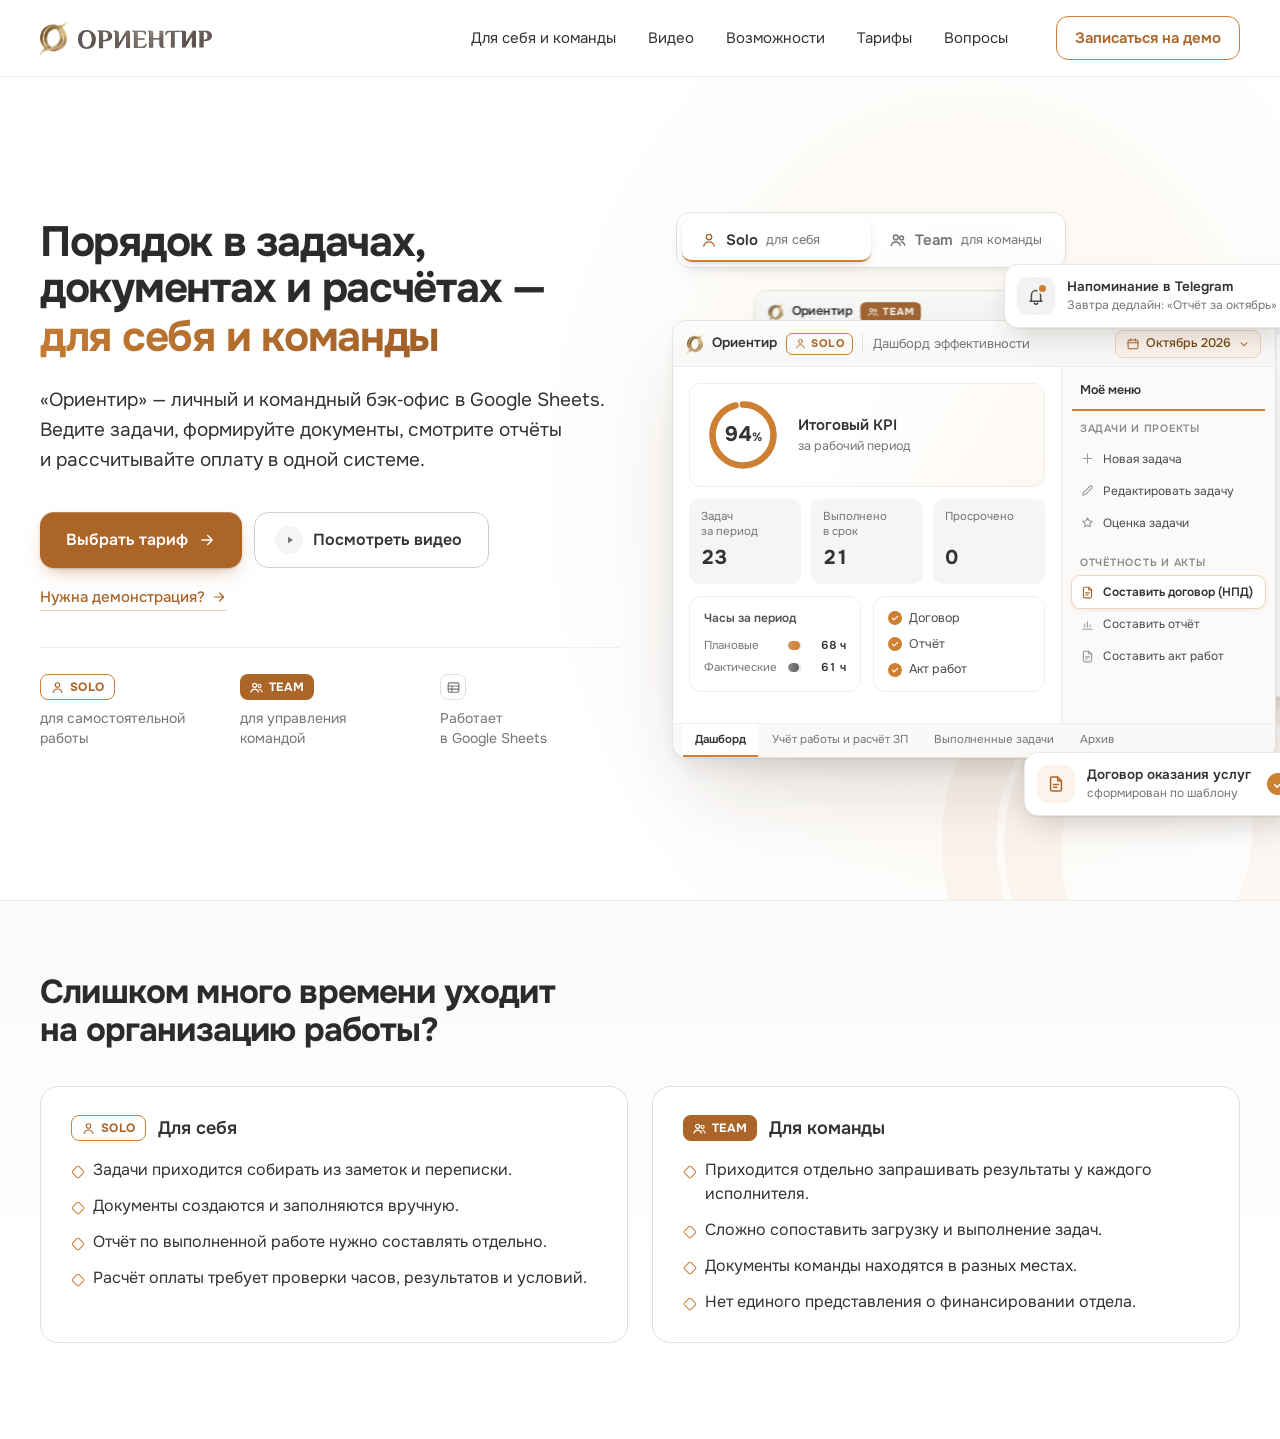
<file: index.html>
<!doctype html>
<html lang="ru">
<head>
<meta charset="utf-8">
<meta name="robots" content="noindex,nofollow">
<meta name="viewport" content="width=device-width, initial-scale=1">
<title>Ориентир — концепт первого экрана</title>
<link rel="preconnect" href="https://fonts.googleapis.com">
<link rel="preconnect" href="https://fonts.gstatic.com" crossorigin>
<link href="https://fonts.googleapis.com/css2?family=Onest:wght@400;500;600;700&display=swap" rel="stylesheet">
<link rel="stylesheet" href="styles.css">
</head>
<body>

<svg width="0" height="0" style="position:absolute" aria-hidden="true">
  <symbol id="i-user" viewBox="0 0 24 24"><circle cx="12" cy="8" r="3.6"/><path d="M5 20c.9-3.6 3.6-5.6 7-5.6s6.1 2 7 5.6"/></symbol>
  <symbol id="i-users" viewBox="0 0 24 24"><circle cx="9" cy="8.5" r="3.2"/><path d="M3 19.5c.7-3.1 3-4.9 6-4.9s5.3 1.8 6 4.9"/><circle cx="16.8" cy="9.3" r="2.6"/><path d="M16.4 14.7c2.4.2 4 1.7 4.6 4.3"/></symbol>
  <symbol id="i-grid" viewBox="0 0 24 24"><rect x="3.5" y="4.5" width="17" height="15" rx="2.2"/><path d="M3.5 9.5h17M3.5 14.5h17M9.5 9.5v10"/></symbol>
  <symbol id="i-arrow" viewBox="0 0 24 24"><path d="M5 12h14M13 6l6 6-6 6"/></symbol>
  <symbol id="i-play" viewBox="0 0 24 24"><path d="M9 7.2v9.6l7.6-4.8z" fill="currentColor" stroke="none"/></symbol>
  <symbol id="i-cal" viewBox="0 0 24 24"><rect x="3.5" y="5" width="17" height="15" rx="2.4"/><path d="M3.5 10h17M8 3v4M16 3v4"/></symbol>
  <symbol id="i-chev" viewBox="0 0 24 24"><path d="M7 10l5 5 5-5"/></symbol>
  <symbol id="i-doc" viewBox="0 0 24 24"><path d="M14 3.5H7.5a2 2 0 0 0-2 2v13a2 2 0 0 0 2 2h9a2 2 0 0 0 2-2V8z"/><path d="M14 3.5V8h4.5M9 12.5h6M9 16h4"/></symbol>
  <symbol id="i-bell" viewBox="0 0 24 24"><path d="M6.5 16.5V11a5.5 5.5 0 0 1 11 0v5.5l1.5 1.8H5z"/><path d="M10 20.5a2.2 2.2 0 0 0 4 0"/></symbol>
  <symbol id="i-check" viewBox="0 0 24 24"><path d="M5 12.5l4.5 4.5L19 7.5"/></symbol>
  <symbol id="i-plus" viewBox="0 0 24 24"><path d="M12 5v14M5 12h14"/></symbol>
  <symbol id="i-edit" viewBox="0 0 24 24"><path d="M4.5 19.5l1-4L15.8 5.2a2 2 0 0 1 2.9 0l.1.1a2 2 0 0 1 0 2.9L8.5 18.5z"/></symbol>
  <symbol id="i-star" viewBox="0 0 24 24"><path d="M12 4.5l2.3 4.7 5.2.8-3.8 3.6.9 5.2-4.6-2.4-4.6 2.4.9-5.2-3.8-3.6 5.2-.8z"/></symbol>
  <symbol id="i-chart" viewBox="0 0 24 24"><path d="M4.5 19.5h15M7.5 16v-5M12 16V7.5M16.5 16v-3"/></symbol>
  <symbol id="i-menu" viewBox="0 0 24 24"><path d="M4 7h16M4 12h16M4 17h16"/></symbol>
  <symbol id="i-key" viewBox="0 0 24 24"><circle cx="8" cy="15" r="3.5"/><path d="M10.5 12.5l8-8M15.5 7.5l2 2"/></symbol>
</svg>

<header class="hdr" id="top">
  <div class="wrap hdr__in">
    <a class="logo" href="#top" aria-label="Ориентир, к началу страницы">
      <img class="logo__mark" src="assets/emblem-160.webp" alt="" width="129" height="160">
      <img class="logo__word" src="assets/wordmark-72.webp" alt="Ориентир" width="508" height="72">
    </a>
    <nav class="nav" aria-label="Разделы страницы">
      <a href="#audience">Для себя и команды</a>
      <a href="#video">Видео</a>
      <a href="#features">Возможности</a>
      <a href="#pricing">Тарифы</a>
      <a href="#faq">Вопросы</a>
    </nav>
    <a class="btn btn--line hdr__cta" href="#demo">Записаться на демо</a>
    <button class="burger" type="button" aria-label="Открыть меню" aria-expanded="false" aria-controls="mnav">
      <svg><use href="#i-menu"/></svg>
    </button>
  </div>
  <nav class="mnav" id="mnav" aria-label="Мобильное меню" hidden>
    <a href="#audience">Для себя и команды</a>
    <a href="#video">Видео</a>
    <a href="#features">Возможности</a>
    <a href="#pricing">Тарифы</a>
    <a href="#faq">Вопросы</a>
    <a class="btn btn--primary" href="#demo">Записаться на демо</a>
  </nav>
</header>

<main class="hero">
  <div class="hero__bg" aria-hidden="true">
    <img class="hero__watermark" src="assets/watermark.webp" alt="">
  </div>

  <div class="wrap hero__grid">
    <div class="hero__copy">
      <h1 class="h1 rv">Порядок в&nbsp;задачах, документах и&nbsp;расчётах&nbsp;— <span class="h1__accent">для себя и&nbsp;команды</span></h1>
      <p class="lead rv">«Ориентир» — личный и&nbsp;командный бэк‑офис в&nbsp;Google&nbsp;Sheets. Ведите задачи, формируйте документы, смотрите отчёты и&nbsp;рассчитывайте оплату в&nbsp;одной системе.</p>
      <div class="cta-row rv">
        <a class="btn btn--primary btn--lg" href="#pricing">Выбрать тариф <svg><use href="#i-arrow"/></svg></a>
        <a class="btn btn--secondary btn--lg" href="#video"><span class="btn__play"><svg><use href="#i-play"/></svg></span>Посмотреть видео</a>
      </div>
      <a class="demo-link rv" href="#demo">Нужна демонстрация? <svg><use href="#i-arrow"/></svg></a>
      <ul class="facts rv">
        <li><span class="mark mark--solo"><svg><use href="#i-user"/></svg>Solo</span><span>для самостоятельной работы</span></li>
        <li><span class="mark mark--team"><svg><use href="#i-users"/></svg>Team</span><span>для управления командой</span></li>
        <li><span class="mark mark--env"><svg><use href="#i-grid"/></svg></span><span>Работает в&nbsp;Google&nbsp;Sheets</span></li>
      </ul>
    </div>

    <div class="hero__visual rv">
      <div class="seg" role="tablist" aria-label="Версия продукта">
        <button class="seg__btn is-on" role="tab" aria-selected="true" data-v="solo"><svg><use href="#i-user"/></svg>Solo<small>для себя</small></button>
        <button class="seg__btn" role="tab" aria-selected="false" data-v="team"><svg><use href="#i-users"/></svg>Team<small>для команды</small></button>
        <span class="seg__thumb" aria-hidden="true"></span>
      </div>

      <div class="stage" data-v="solo">
        <!-- TEAM -->
        <article class="win win--team" aria-label="Экран Ориентир Team">
          <div class="win__bar">
            <img class="win__logo" src="assets/emblem-96.png" alt="">
            <b>Ориентир</b>
            <span class="tag tag--team"><svg><use href="#i-users"/></svg>Team</span>
            <span class="win__title">Дашборд отдела</span>
            <span class="period"><svg><use href="#i-cal"/></svg>Октябрь 2026<svg><use href="#i-chev"/></svg></span>
          </div>
          <div class="team">
            <div class="team__sum">
              <div><small>Исполнителей</small><b>4</b></div>
              <div><small>Загрузка отдела</small><b>72%</b></div>
              <div><small>Задач в&nbsp;работе</small><b>18</b></div>
              <div><small>Бюджет периода</small><b>312&nbsp;400&nbsp;₽</b></div>
            </div>
            <div class="team__head"><span>Исполнитель</span><span>Загрузка</span><span>KPI</span><span>Документы</span></div>
            <div class="team__row"><span class="ava">АК</span><span class="nm">Анна К.<small>дизайн</small></span><span class="load"><i style="--w:82%"></i><em>82%</em></span><span class="num">97%</span><span class="ok"><svg><use href="#i-check"/></svg>3 из 3</span></div>
            <div class="team__row"><span class="ava">ИП</span><span class="nm">Игорь П.<small>разработка</small></span><span class="load"><i style="--w:95%" class="hot"></i><em>95%</em></span><span class="num">91%</span><span class="ok"><svg><use href="#i-check"/></svg>3 из 3</span></div>
            <div class="team__row"><span class="ava">МЛ</span><span class="nm">Мария Л.<small>тексты</small></span><span class="load"><i style="--w:64%"></i><em>64%</em></span><span class="num">94%</span><span class="wait">2 из 3</span></div>
            <div class="team__row"><span class="ava">ОР</span><span class="nm">Олег Р.<small>аналитика</small></span><span class="load"><i style="--w:48%"></i><em>48%</em></span><span class="num">88%</span><span class="ok"><svg><use href="#i-check"/></svg>3 из 3</span></div>
          </div>
          <div class="sheets" aria-hidden="true">
            <span class="is-on">Дашборд отдела</span><span>Декомпозиция задач</span><span>Учёт работы и&nbsp;расчёт ЗП</span><span>Не&nbsp;ознакомились</span><span>Архив</span>
          </div>
        </article>

        <!-- SOLO -->
        <article class="win win--solo" aria-label="Экран Ориентир Solo">
          <div class="win__bar">
            <img class="win__logo" src="assets/emblem-96.png" alt="">
            <b>Ориентир</b>
            <span class="tag tag--solo"><svg><use href="#i-user"/></svg>Solo</span>
            <span class="win__title">Дашборд эффективности</span>
            <span class="period"><svg><use href="#i-cal"/></svg>Октябрь 2026<svg><use href="#i-chev"/></svg></span>
          </div>
          <div class="win__body">
            <div class="dash">
              <div class="kpi">
                <svg class="ring" viewBox="0 0 80 80"><circle class="ring__bg" cx="40" cy="40" r="33"/><circle class="ring__fg" cx="40" cy="40" r="33" pathLength="100" style="--p:96"/></svg>
                <div class="kpi__val">96<small>%</small></div>
                <div class="kpi__txt"><b>Итоговый KPI</b><span>за рабочий период</span></div>
              </div>
              <div class="stats">
                <div><small>Задач за&nbsp;период</small><b>24</b></div>
                <div><small>Выполнено в&nbsp;срок</small><b>21</b></div>
                <div><small>Просрочено</small><b>0</b></div>
              </div>
              <div class="chart">
                <p class="chart__h">Часы за период</p>
                <div class="bar"><span>Плановые</span><i style="--w:87.5%"></i><em>70 ч</em></div>
                <div class="bar bar--fact"><span>Фактические</span><i style="--w:77.5%"></i><em>62 ч</em></div>
              </div>
              <div class="docs">
                <span><svg><use href="#i-check"/></svg>Договор</span>
                <span><svg><use href="#i-check"/></svg>Отчёт</span>
                <span><svg><use href="#i-check"/></svg>Акт работ</span>
              </div>
            </div>
            <!-- Меню справа, как боковая панель «Моё меню» в Google Sheets -->
            <aside class="menu" aria-hidden="true">
              <p class="menu__title">Моё меню</p>
              <p class="menu__h">Задачи и проекты</p>
              <span class="menu__i"><svg><use href="#i-plus"/></svg>Новая задача</span>
              <span class="menu__i"><svg><use href="#i-edit"/></svg>Редактировать задачу</span>
              <span class="menu__i"><svg><use href="#i-star"/></svg>Оценка задачи</span>
              <p class="menu__h">Отчётность и акты</p>
              <span class="menu__i is-on"><svg><use href="#i-doc"/></svg>Составить договор (НПД)</span>
              <span class="menu__i"><svg><use href="#i-chart"/></svg>Составить отчёт</span>
              <span class="menu__i"><svg><use href="#i-doc"/></svg>Составить акт работ</span>
            </aside>
          </div>
          <div class="sheets" aria-hidden="true">
            <span class="is-on">Дашборд</span><span>Учёт работы и&nbsp;расчёт ЗП</span><span>Выполненные задачи</span><span>Архив</span>
          </div>
        </article>

        <div class="float float--a">
          <span class="float__ic"><svg class="ic-solo"><use href="#i-doc"/></svg><svg class="ic-team"><use href="#i-key"/></svg></span>
          <div><b data-solo="Договор оказания услуг" data-team="Доступ выдан">Договор оказания услуг</b>
          <small data-solo="сформирован по шаблону" data-team="исполнитель добавлен в пространство">сформирован по шаблону</small></div>
          <span class="float__ok"><svg><use href="#i-check"/></svg></span>
        </div>
        <div class="float float--b">
          <span class="float__ic float__ic--bell"><svg><use href="#i-bell"/></svg></span>
          <div><b>Напоминание в Telegram</b>
          <small data-solo="Завтра дедлайн: «Отчёт за октябрь»" data-team="Игорь П.: загрузка выше 90%">Завтра дедлайн: «Отчёт за октябрь»</small></div>
        </div>
      </div>
    </div>
  </div>
</main>

<section class="problem">
  <div class="wrap">
    <h2 class="h2">Слишком много времени уходит на&nbsp;организацию работы?</h2>
    <div class="problem__grid">
      <div class="pcard">
        <p class="pcard__h"><span class="mark mark--solo"><svg><use href="#i-user"/></svg>Solo</span>Для себя</p>
        <ul>
          <li>Задачи приходится собирать из&nbsp;заметок и&nbsp;переписки.</li>
          <li>Документы создаются и&nbsp;заполняются вручную.</li>
          <li>Отчёт по&nbsp;выполненной работе нужно составлять отдельно.</li>
          <li>Расчёт оплаты требует проверки часов, результатов и&nbsp;условий.</li>
        </ul>
      </div>
      <div class="pcard">
        <p class="pcard__h"><span class="mark mark--team"><svg><use href="#i-users"/></svg>Team</span>Для команды</p>
        <ul>
          <li>Приходится отдельно запрашивать результаты у&nbsp;каждого исполнителя.</li>
          <li>Сложно сопоставить загрузку и&nbsp;выполнение задач.</li>
          <li>Документы команды находятся в&nbsp;разных местах.</li>
          <li>Нет единого представления о&nbsp;финансировании отдела.</li>
        </ul>
      </div>
    </div>
  </div>
</section>

<script src="app.js"></script>
</body>
</html>
</file>
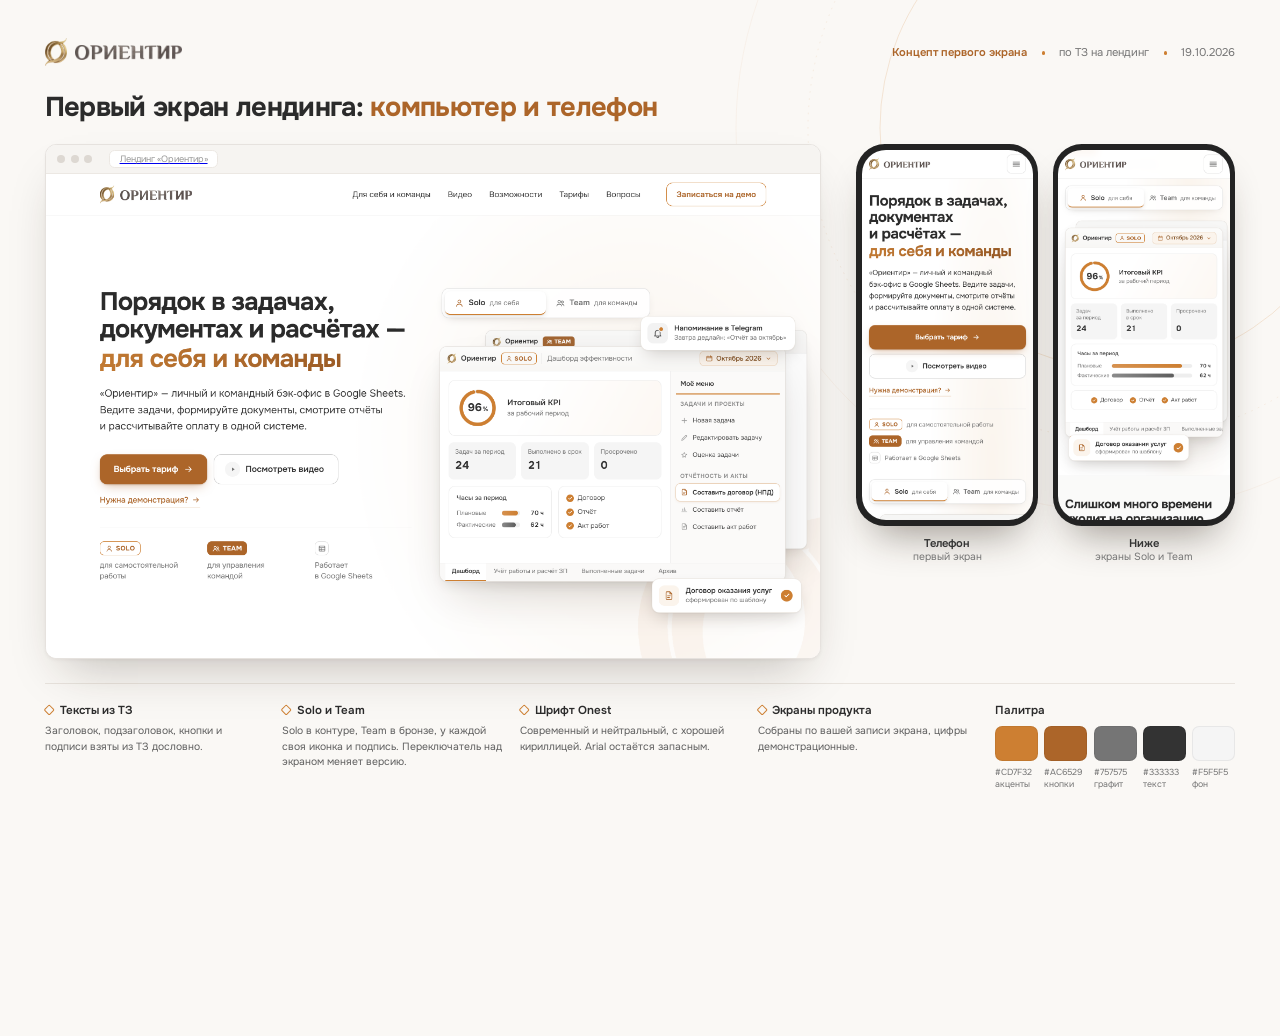
<file: board.html>
<!doctype html>
<html lang="ru">
<head>
<meta charset="utf-8">
<meta name="robots" content="noindex,nofollow">
<meta name="viewport" content="width=device-width, initial-scale=1">
<title>Ориентир · концепт первого экрана</title>
<link href="https://fonts.googleapis.com/css2?family=Onest:wght@400;500;600;700&display=swap" rel="stylesheet">
<style>
*{box-sizing:border-box;margin:0;padding:0}
html{background:#FAF8F5;overflow-x:hidden}
body{margin:0 auto;width:1600px;height:1010px;font-family:"Onest",Arial,sans-serif;color:#333;background:#FAF8F5;position:relative;overflow:hidden;-webkit-font-smoothing:antialiased}
.orb{position:absolute;right:-300px;top:-340px;width:1000px;height:1000px}
.orb circle{fill:none;stroke:#CD7F32}
.page{position:relative;padding:48px 56px}
.top{display:flex;align-items:center;justify-content:space-between}
.brand{display:flex;align-items:center;gap:10px}
.brand img:first-child{height:34px}
.brand img:last-child{height:19px;margin-top:2px}
.meta{font-size:14px;color:#757575;display:flex;gap:18px;align-items:center}
.meta b{color:#AC6529;font-weight:600}
.meta span+span::before{content:"";display:inline-block;width:4px;height:4px;border-radius:50%;background:#CD7F32;margin-right:18px;vertical-align:middle}
h1{margin-top:30px;font-size:34px;letter-spacing:-.025em;font-weight:700;color:#2B2B2B}
h1 em{font-style:normal;color:#AC6529}
.stage{display:flex;gap:44px;margin-top:26px;align-items:flex-start}
.browser{display:block;width:980px;border-radius:14px;overflow:hidden;background:#fff;border:1px solid #E6E2DE;box-shadow:0 2px 4px rgba(40,28,16,.04),0 30px 60px -24px rgba(40,28,16,.28)}
.browser__bar{height:36px;display:flex;align-items:center;gap:7px;padding:0 14px;background:#F6F4F1;border-bottom:1px solid #ECE8E3}
.browser__bar i{width:10px;height:10px;border-radius:50%;background:#DDD8D2}
.browser__bar span{margin-left:14px;height:22px;padding:0 12px;border-radius:7px;background:#fff;border:1px solid #ECE8E3;font-size:11.5px;color:#999;display:flex;align-items:center}
.browser img{display:block;width:100%}
.phones{display:flex;gap:18px}
.phone{width:228px}
.phone__frame{border-radius:36px;padding:7px;background:#232323;box-shadow:0 30px 50px -22px rgba(40,28,16,.45)}
.phone__frame img{display:block;width:100%;border-radius:30px}
.cap{margin-top:12px;font-size:13px;color:#757575;text-align:center}
.cap b{display:block;color:#333;font-weight:600;font-size:14px}
.bottom{display:grid;grid-template-columns:repeat(4,1fr) 300px;gap:22px;margin-top:30px;padding-top:24px;border-top:1px solid #E9E4DE}
.note b{display:flex;align-items:center;gap:8px;font-size:14.5px;font-weight:600;color:#2B2B2B}
.note b::before{content:"";width:8px;height:8px;border-radius:2px;border:1.5px solid #CD7F32;transform:rotate(45deg);flex:none}
.note p{margin-top:6px;font-size:13px;line-height:1.5;color:#5E5E5E}
.pal{display:grid;grid-template-columns:repeat(5,1fr);gap:8px}
.sw{display:flex;flex-direction:column;gap:6px;font-size:11px;color:#757575}
.sw i{display:block;height:44px;border-radius:9px;border:1px solid rgba(0,0,0,.06)}
.pal-h{grid-column:1/-1;font-size:14.5px;font-weight:600;color:#2B2B2B;margin-bottom:2px}
</style>
</head>
<body>
<svg class="orb" viewBox="0 0 1000 1000" aria-hidden="true"><circle cx="500" cy="500" r="300" stroke-opacity=".22"/><circle cx="500" cy="500" r="390" stroke-opacity=".13" stroke-dasharray="2 7"/><circle cx="500" cy="500" r="480" stroke-opacity=".08"/></svg>
<div class="page">
  <div class="top">
    <div class="brand"><img src="assets/emblem-160.webp" alt=""><img src="assets/wordmark-72.webp" alt="Ориентир"></div>
    <div class="meta"><span><b>Концепт первого экрана</b></span><span>по ТЗ на лендинг</span><span>19.10.2026</span></div>
  </div>
  <h1>Первый экран лендинга: <em>компьютер и телефон</em></h1>

  <div class="stage">
    <a class="browser" href="index.html" title="Открыть живое демо">
      <div class="browser__bar"><i></i><i></i><i></i><span>Лендинг «Ориентир»</span></div>
      <img src="out/desktop-solo.png" alt="Десктоп">
    </a>
    <div class="phones">
      <div class="phone"><div class="phone__frame"><img src="out/mobile-top.png" alt=""></div><p class="cap"><b>Телефон</b>первый экран</p></div>
      <div class="phone"><div class="phone__frame"><img src="out/mobile-visual.png" alt=""></div><p class="cap"><b>Ниже</b>экраны Solo и Team</p></div>
    </div>
  </div>

  <div class="bottom">
    <div class="note"><b>Тексты из ТЗ</b><p>Заголовок, подзаголовок, кнопки и подписи взяты из ТЗ дословно.</p></div>
    <div class="note"><b>Solo и Team</b><p>Solo в контуре, Team в бронзе, у каждой своя иконка и подпись. Переключатель над экраном меняет версию.</p></div>
    <div class="note"><b>Шрифт Onest</b><p>Современный и нейтральный, с хорошей кириллицей. Arial остаётся запасным.</p></div>
    <div class="note"><b>Экраны продукта</b><p>Собраны по вашей записи экрана, цифры демонстрационные.</p></div>
    <div class="pal">
      <p class="pal-h">Палитра</p>
      <div class="sw"><i style="background:#CD7F32"></i>#CD7F32<br>акценты</div>
      <div class="sw"><i style="background:#AC6529"></i>#AC6529<br>кнопки</div>
      <div class="sw"><i style="background:#757575"></i>#757575<br>графит</div>
      <div class="sw"><i style="background:#333333"></i>#333333<br>текст</div>
      <div class="sw"><i style="background:#F5F5F5"></i>#F5F5F5<br>фон</div>
    </div>
  </div>
</div>
<script>
// Доска нарисована кадром 1600 px: на узком экране уменьшаем её целиком
function fit(){document.body.style.zoom=Math.min(1,document.documentElement.clientWidth/1600)}
addEventListener("DOMContentLoaded",fit);addEventListener("resize",fit);
</script>
</body>
</html>
</file>
<file: styles.css>
/* ===== Токены: палитра из ТЗ брендирования + контрастная бронза для кнопок ===== */
:root{
  --bg:#FFFFFF;
  --bronze:#CD7F32;          /* фирменный акцент: линии, иконки, бейджи */
  --bronze-ink:#AC6529;      /* та же бронза глубже: кнопки и мелкий текст, контраст с белым 4.5:1 */
  --bronze-ink-hover:#95561F;
  --bronze-tint:#FBF4EC;
  --bronze-line:#EBD3BB;
  --graphite:#757575;
  --text:#333333;
  --muted:#757575;           /* вместо #999 из ТЗ: #999 на белом даёт 2.8:1 */
  --line:#E0E0E0;
  --surface:#F5F5F5;
  --surface-2:#EEEEEE;
  --font:"Onest", Arial, sans-serif;
  --r:14px;
  --shadow-win:0 1px 2px rgba(40,28,16,.05), 0 12px 24px -8px rgba(40,28,16,.10), 0 40px 80px -24px rgba(40,28,16,.18);
  --shadow-float:0 1px 2px rgba(40,28,16,.06), 0 14px 32px -10px rgba(40,28,16,.22);
  /* Движение: одна кривая появления и три длительности на всю страницу */
  --ease-out:cubic-bezier(.16,1,.3,1); --ease:cubic-bezier(.2,0,0,1); --t-fast:160ms; --t-mid:320ms; --t-slow:700ms;
}
*{box-sizing:border-box;margin:0;padding:0}
html{scroll-behavior:smooth}
[id]{scroll-margin-top:96px}
body{background:var(--bg);color:var(--text);font-family:var(--font);font-size:16px;line-height:1.5;-webkit-font-smoothing:antialiased;overflow-x:hidden}
img{display:block;max-width:100%}
a{color:inherit;text-decoration:none}
button{font:inherit;color:inherit;background:none;border:0;cursor:pointer}
svg{width:1em;height:1em;fill:none;stroke:currentColor;stroke-width:1.8;stroke-linecap:round;stroke-linejoin:round;flex:none}
[hidden]{display:none!important}
:focus-visible{outline:2px solid var(--bronze);outline-offset:3px;border-radius:8px}
.wrap{width:100%;max-width:1320px;margin:0 auto;padding:0 40px}

/* ===== Кнопки ===== */
.btn{display:inline-flex;align-items:center;justify-content:center;gap:10px;height:44px;padding:0 18px;border-radius:12px;font-weight:600;font-size:15px;white-space:nowrap;transition:background-color var(--t-fast) var(--ease),border-color var(--t-fast) var(--ease),color var(--t-fast) var(--ease),box-shadow var(--t-fast) var(--ease),transform var(--t-fast) var(--ease)}
.btn svg{font-size:18px}
.btn--lg{height:56px;padding:0 26px;font-size:16px;border-radius:14px}
.btn--primary{background:var(--bronze-ink);color:#fff;box-shadow:inset 0 1px 0 rgba(255,255,255,.22),0 1px 2px rgba(120,64,20,.25),0 8px 20px -8px rgba(172,101,41,.55);position:relative;overflow:hidden}
.btn--primary::after{content:"";position:absolute;inset:0;background:linear-gradient(105deg,transparent 30%,rgba(255,255,255,.22) 48%,transparent 66%);transform:translateX(-110%);transition:transform var(--t-slow) var(--ease)}
/* Блик один раз проходит по главной кнопке после загрузки; дальше только по наведению */
.btn--primary.btn--lg::after{animation:sheen 1.1s var(--ease) 1.5s}
@keyframes sheen{from{transform:translateX(-110%)}to{transform:translateX(110%)}}
.btn--primary svg{transition:transform var(--t-fast) var(--ease)}
.btn--secondary{background:#fff;color:var(--text);border:1px solid #CFCFCF}
.btn__play{display:grid;place-items:center;width:28px;height:28px;border-radius:50%;background:var(--surface);color:var(--graphite);margin-left:-6px;transition:background-color var(--t-fast) var(--ease),color var(--t-fast) var(--ease)}
.btn__play svg{font-size:16px;margin-left:2px}
.btn--line{border:1px solid var(--bronze);color:var(--bronze-ink);background:#fff}
/* Наведение только там, где есть мышь: на телефоне hover «залипает» после касания */
@media (hover:hover){
  .btn--primary:hover{background:var(--bronze-ink-hover)}
  .btn--primary:hover::after{transform:translateX(110%)}
  .btn--primary:hover svg{transform:translateX(3px)}
  .btn--secondary:hover{border-color:var(--graphite)}
  .btn--secondary:hover .btn__play{background:var(--bronze-tint);color:var(--bronze-ink)}
  .btn--line:hover{background:var(--bronze-tint)}
  .nav a:hover::after{transform:scaleX(1)}
  .demo-link:hover{border-color:var(--bronze-ink)}
  .demo-link:hover svg{transform:translateX(4px)}
  .seg__btn:not(.is-on):hover{color:#555}
}
.btn:active,.seg__btn:active,.burger:active{transform:scale(.97)}

/* ===== Шапка ===== */
.hdr{position:sticky;top:0;z-index:50;background:rgba(255,255,255,.92);backdrop-filter:saturate(1.4) blur(10px);border-bottom:1px solid var(--surface-2)}
.hdr__in{display:flex;align-items:center;gap:40px;height:76px}
.logo{display:flex;align-items:center;gap:11px;flex:none;align-self:stretch}
.logo__mark{height:34px;width:auto}
.logo__word{height:19px;width:auto;margin-top:2px}
.nav{display:flex;gap:32px;margin-left:auto}
.nav a{font-size:15px;color:var(--text);position:relative;padding:6px 0;white-space:nowrap}
.nav a::after{content:"";position:absolute;left:0;right:0;bottom:0;height:2px;border-radius:2px;background:var(--bronze);transform:scaleX(0);transform-origin:left;transition:transform var(--t-mid) var(--ease-out)}
.hdr__cta{margin-left:8px}
.burger{display:none;width:44px;height:44px;border-radius:12px;border:1px solid var(--line);place-items:center;margin-left:auto}
.burger svg{font-size:22px}
.mnav{display:flex;flex-direction:column;padding:8px 20px 20px;gap:2px;border-top:1px solid var(--surface-2)}
.mnav a:not(.btn){padding:13px 4px;border-bottom:1px solid var(--surface-2);font-size:16px}
.mnav .btn{margin-top:14px;height:52px}

/* ===== Первый экран ===== */
.hero{position:relative;overflow:hidden;min-height:calc(100vh - 77px);display:flex;align-items:center;padding:56px 0 64px}
.hero__bg{position:absolute;inset:0;pointer-events:none}
.hero__bg::before{content:"";position:absolute;right:-12%;top:-20%;width:72%;height:140%;background:radial-gradient(closest-side,#FBF5EE 0%,rgba(251,245,238,.6) 45%,rgba(255,255,255,0) 100%)}
/* Водяной знак по ТЗ: одна зона, позади макета, не под текстом и не поверх экранов */
.hero__watermark{position:absolute;right:-90px;bottom:-210px;width:430px;opacity:.06}

.hero__grid{position:relative;display:grid;grid-template-columns:580px minmax(0,1fr);gap:52px;align-items:center}
.hero__visual{margin-right:-36px}
.h1{font-size:clamp(38px,3.3vw,48px);line-height:1.08;letter-spacing:-.03em;font-weight:700;color:#2B2B2B}
.h1__accent{display:block;margin-top:.08em;background:linear-gradient(100deg,#C27A33 0%,#A9662B 55%,#8E5220 100%);-webkit-background-clip:text;background-clip:text;color:transparent}
.lead{margin-top:24px;font-size:19px;line-height:1.6;color:var(--text);max-width:31em}
.cta-row{display:flex;flex-wrap:wrap;gap:12px;margin-top:36px}
.demo-link{position:relative;display:inline-flex;align-items:center;gap:6px;margin-top:18px;font-size:15px;font-weight:500;color:var(--bronze-ink);border-bottom:1px solid var(--bronze-line);padding-bottom:2px;transition:border-color var(--t-fast) var(--ease)}
.demo-link::before{content:"";position:absolute;inset:-12px -10px}
.demo-link svg{font-size:16px;transition:transform var(--t-mid) var(--ease-out)}
.facts{list-style:none;display:grid;grid-template-columns:repeat(3,minmax(0,168px));gap:32px;margin-top:36px;padding-top:26px;border-top:1px solid var(--surface-2)}
.facts li{display:flex;flex-direction:column;align-items:flex-start;gap:9px;font-size:14px;line-height:1.4;color:var(--muted)}

/* Маркеры Solo / Team: контур против заливки, плюс иконка и подпись */
.mark{display:inline-flex;align-items:center;gap:5px;height:26px;padding:0 9px;border-radius:8px;font-size:12px;font-weight:700;letter-spacing:.04em;text-transform:uppercase}
.mark svg{font-size:15px}
.mark--solo{border:1.5px solid var(--bronze);color:var(--bronze-ink);background:#fff}
.mark--team{background:var(--bronze-ink);color:#fff}
.mark--env{width:26px;padding:0;justify-content:center;border:1px solid var(--line);color:var(--graphite)}

/* ===== Композиция экранов ===== */
.hero__visual{position:relative}
.seg{position:relative;display:inline-grid;grid-template-columns:1fr 1fr;padding:5px;border-radius:14px;background:rgba(255,255,255,.85);border:1px solid var(--line);box-shadow:0 6px 20px -12px rgba(40,28,16,.25);margin:0 0 22px 4px}
.seg__btn{position:relative;z-index:1;display:flex;align-items:center;gap:8px;height:44px;padding:0 18px;border-radius:10px;font-weight:600;font-size:15px;color:var(--muted);transition:color var(--t-mid) var(--ease),transform var(--t-fast) var(--ease)}
.seg__btn svg{font-size:18px}
.seg__btn small{font-weight:400;font-size:13px;color:var(--muted)}
.seg__btn.is-on{color:var(--text)}
.seg__btn.is-on svg{color:var(--bronze-ink)}
.seg__thumb{position:absolute;top:5px;bottom:5px;left:5px;width:calc(50% - 5px);border-radius:10px;background:#fff;box-shadow:0 1px 2px rgba(0,0,0,.06),0 4px 12px -4px rgba(40,28,16,.18);border-bottom:2px solid var(--bronze);transition:transform var(--t-mid) var(--ease-out)}
.seg.is-team .seg__thumb{transform:translateX(100%)}

.stage{position:relative;height:468px;--d:.55s;translate:calc(var(--mx,0) * -6px) calc(var(--my,0) * -4px)}
.win{position:absolute;left:0;top:30px;width:100%;max-width:660px;height:calc(100% - 30px);display:flex;flex-direction:column;border-radius:var(--r);background:#fff;border:1px solid #E6E2DE;box-shadow:var(--shadow-win);overflow:hidden;transition:transform .56s var(--ease-out),opacity var(--t-mid) var(--ease);transform-origin:100% 0}
.win--solo{z-index:3}
.win--team{z-index:2;transform:translate(40px,-30px) scale(.93);filter:saturate(.85) brightness(.985)}
.stage[data-v="team"] .win--team{z-index:3;transform:none;filter:none}
.stage[data-v="team"] .win--solo{z-index:2;transform:translate(40px,-30px) scale(.93);filter:saturate(.85) brightness(.985)}
/* У заднего экрана видна только шапка: содержимое не торчит полосой справа */
.win > :not(.win__bar),.win .period,.win .win__title{transition:opacity var(--t-mid) var(--ease)}
.stage[data-v="solo"] .win--team > :not(.win__bar),.stage[data-v="solo"] .win--team .period,.stage[data-v="solo"] .win--team .win__title,
.stage[data-v="team"] .win--solo > :not(.win__bar),.stage[data-v="team"] .win--solo .period,.stage[data-v="team"] .win--solo .win__title{opacity:0}

.win__bar{flex:none;display:flex;align-items:center;gap:9px;height:46px;padding:0 14px;border-bottom:1px solid var(--surface-2);background:linear-gradient(#FCFCFB,#F8F7F5);font-size:13px}
.win__logo{width:auto;height:20px}
.win__bar b{font-weight:600;font-size:13.5px}
.win__title{color:var(--muted);padding-left:10px;border-left:1px solid var(--line)}
.tag{display:inline-flex;align-items:center;gap:4px;height:22px;padding:0 7px;border-radius:6px;font-size:11px;font-weight:700;letter-spacing:.05em;text-transform:uppercase}
.tag svg{font-size:13px}
.tag--solo{border:1.5px solid var(--bronze);color:var(--bronze-ink)}
.tag--team{background:var(--bronze-ink);color:#fff}
.period{margin-left:auto;display:inline-flex;align-items:center;gap:6px;height:28px;padding:0 9px 0 10px;border-radius:8px;border:1px solid var(--bronze-line);background:var(--bronze-tint);color:#7A4718;font-weight:500;font-size:12.5px}
.period svg{font-size:14px;color:var(--bronze-ink)}

.win__body,.team{flex:1}
.win__body{display:grid;grid-template-columns:1fr 214px}
.menu{padding:14px 10px 18px;border-left:1px solid var(--surface-2);background:#FBFAF9}
.menu__title{font-size:12.5px;font-weight:600;color:var(--text);padding:0 8px 9px;margin-bottom:10px;border-bottom:2px solid var(--bronze)}
.menu__h{font-size:10.5px;font-weight:600;letter-spacing:.07em;text-transform:uppercase;color:#8A8A8A;padding:0 8px;margin:6px 0 6px}
.menu__i + .menu__h{margin-top:16px}
.menu__i{display:flex;align-items:center;gap:8px;height:32px;padding:0 8px;border-radius:8px;font-size:12px;color:#4A4A4A;white-space:nowrap}
.menu__i svg{font-size:15px;color:#9A9A9A}
.menu__i.is-on{background:#fff;color:var(--text);font-weight:600;box-shadow:0 0 0 1px var(--bronze-line),0 2px 6px -2px rgba(172,101,41,.25)}
.menu__i.is-on svg{color:var(--bronze-ink)}

.dash{display:grid;grid-template-columns:1fr 1fr;align-content:start;gap:12px;padding:16px}
.kpi{grid-column:1/-1;position:relative;display:flex;align-items:center;gap:18px;padding:14px 16px;border-radius:12px;border:1px solid var(--surface-2);background:linear-gradient(120deg,#fff 40%,#FDF8F3)}
.ring{width:74px;height:74px;transform:rotate(-90deg);flex:none}
.ring circle{fill:none;stroke-width:7}
.ring__bg{stroke:var(--surface-2)}
.ring__fg{stroke:var(--bronze);stroke-linecap:round;stroke-dasharray:var(--p) 100;animation:ring 1.2s var(--ease-out) both;animation-delay:calc(var(--d) + 120ms)}
@keyframes ring{from{stroke-dasharray:0 100}} @keyframes ring2{from{stroke-dasharray:0 100}}
.kpi__val{position:absolute;left:16px;width:74px;text-align:center;font-size:21px;font-weight:700;letter-spacing:-.02em;font-variant-numeric:tabular-nums}
.kpi__val small{font-size:12px;font-weight:600;margin-left:1px}
.kpi__txt{display:flex;flex-direction:column}
.kpi__txt b{font-size:15px;font-weight:600}
.kpi__txt span{font-size:12.5px;color:var(--muted)}
.stats{grid-column:1/-1;display:grid;grid-template-columns:repeat(3,1fr);gap:10px}
.stats div,.team__sum div{display:flex;flex-direction:column;justify-content:space-between;padding:11px 12px;border-radius:10px;background:var(--surface)}
.stats small,.team__sum small{display:block;font-size:11.5px;color:var(--muted);line-height:1.3}
.stats b,.team__sum b{display:block;margin-top:3px;font-size:20px;font-weight:700;letter-spacing:-.02em;font-variant-numeric:tabular-nums}
.chart{padding:12px 14px;border-radius:12px;border:1px solid var(--surface-2)}
.chart__h{font-size:12px;font-weight:600;color:#555;margin-bottom:8px}
.bar{display:grid;grid-template-columns:76px 1fr 36px;align-items:center;gap:8px;font-size:11.5px;color:var(--muted);height:22px}
.bar i{display:block;height:9px;border-radius:5px;background:var(--surface-2);position:relative;overflow:hidden}
.bar i::after{content:"";position:absolute;inset:0;width:var(--w);border-radius:5px;background:linear-gradient(90deg,#D79250,var(--bronze));transform-origin:left;animation:grow .9s var(--ease-out) both;animation-delay:calc(var(--d) + 260ms + var(--j,0) * 90ms)}
.bar--fact{--j:1}
.bar--fact i::after{background:linear-gradient(90deg,#8C8C8C,#5E5E5E)}
.bar em{font-style:normal;font-weight:600;color:var(--text);text-align:right;font-variant-numeric:tabular-nums}
@keyframes grow{from{transform:scaleX(0)}} @keyframes grow2{from{transform:scaleX(0)}}
.docs{display:flex;flex-direction:column;justify-content:center;gap:7px;padding:12px 14px;border-radius:12px;border:1px solid var(--surface-2)}
.docs span{display:flex;align-items:center;gap:7px;font-size:12.5px;color:#4A4A4A}
.docs svg{font-size:14px;color:#fff;background:var(--bronze);border-radius:50%;padding:2.5px;stroke-width:3}

.team{padding:16px}
.team__sum{display:grid;grid-template-columns:repeat(4,1fr);gap:10px;margin-bottom:14px}
.team__sum b{font-size:18px}
.team__head,.team__row{display:grid;grid-template-columns:1.7fr 1.6fr .6fr 1fr;align-items:center;gap:12px}
.team__head{font-size:11px;font-weight:600;letter-spacing:.05em;text-transform:uppercase;color:#8A8A8A;padding:0 10px 8px;border-bottom:1px solid var(--surface-2)}
.team__row{grid-template-columns:28px 1.7fr 1.6fr .6fr 1fr;padding:9px 10px;border-bottom:1px solid #F3F3F3;font-size:12.5px}
.team__head{grid-template-columns:28px 1.7fr 1.6fr .6fr 1fr}
.team__head span:first-child{grid-column:span 2}
.float .ic-team,.stage[data-v="team"] .float .ic-solo{display:none}
.stage[data-v="team"] .float .ic-team{display:block}
.ava{display:grid;place-items:center;width:28px;height:28px;border-radius:50%;background:var(--surface-2);font-size:10.5px;font-weight:700;color:#555}
.nm{display:flex;flex-direction:column;font-weight:600;line-height:1.25}
.nm small{font-weight:400;color:var(--muted);font-size:11.5px}
.load{display:grid;grid-template-columns:1fr 34px;align-items:center;gap:8px}
.load i{height:7px;border-radius:4px;background:var(--surface-2);position:relative;overflow:hidden}
.load i::after{content:"";position:absolute;inset:0;width:var(--w);border-radius:4px;background:#6B6B6B;transform-origin:left;animation:grow .9s var(--ease-out) both;animation-delay:calc(var(--d) + 160ms + var(--i,0) * 55ms)}
.load i.hot::after{background:var(--bronze)}
.load em{font-style:normal;font-size:11.5px;color:var(--muted);text-align:right;font-variant-numeric:tabular-nums}
.num{font-weight:600;font-variant-numeric:tabular-nums}
/* Экран «оживает»: блоки дашборда поднимаются по очереди, цифры считаются в app.js */
.dash > *,.team__sum > div,.team__row{animation:pop var(--t-slow) var(--ease-out) both;animation-delay:calc(var(--d) + var(--i,0) * 55ms)}
.dash > :nth-child(2),.team__sum > :nth-child(2){--i:1}
.dash > :nth-child(3),.team__sum > :nth-child(3){--i:2}
.dash > :nth-child(4),.team__sum > :nth-child(4){--i:3}
.team > :nth-child(3){--i:4} .team > :nth-child(4){--i:5} .team > :nth-child(5){--i:6} .team > :nth-child(6){--i:7}
.win.is-replay .dash > *,.win.is-replay .team__sum > div,.win.is-replay .team__row{animation-name:pop2}
.win.is-replay .ring__fg{animation-name:ring2}
.win.is-replay .bar i::after,.win.is-replay .load i::after{animation-name:grow2}
@keyframes pop{from{opacity:0;transform:translateY(10px)}} @keyframes pop2{from{opacity:0;transform:translateY(10px)}}
/* Пока экран ниже сгиба (телефон), его анимации стоят и стартуют при прокрутке */
.stage.is-wait *,.stage.is-wait *::before,.stage.is-wait *::after{animation-play-state:paused!important}
.ok,.wait{display:inline-flex;align-items:center;gap:5px;font-size:12px;color:#4A4A4A}
.ok svg{font-size:13px;color:#fff;background:var(--bronze);border-radius:50%;padding:2px;stroke-width:3}
.wait{color:var(--muted)}
.wait::before{content:"";width:13px;height:13px;border-radius:50%;border:1.5px dashed #B5B5B5}

/* Вкладки листов внизу окна, как в Google Sheets; активная подчёркнута бронзой */
.sheets{flex:none;display:flex;gap:2px;height:34px;padding:0 10px;border-top:1px solid var(--surface-2);background:#FAF9F8;overflow:hidden;white-space:nowrap}
.sheets span{display:flex;align-items:center;padding:0 12px;font-size:11.5px;color:var(--muted);border-bottom:2px solid transparent}
.sheets .is-on{background:#fff;color:var(--text);font-weight:600;border-bottom-color:var(--bronze)}

/* Плавающие карточки */
.float{position:absolute;z-index:5;display:flex;align-items:center;gap:12px;padding:12px 16px 12px 12px;border-radius:14px;background:#fff;border:1px solid #ECE7E2;box-shadow:var(--shadow-float);font-size:13px;line-height:1.3;translate:calc(var(--mx,0) * 14px) calc(var(--my,0) * 10px);animation:float-in var(--t-slow) var(--ease-out) both,float 7s ease-in-out infinite;animation-delay:1s,1.7s}
/* Смена версии: подпись гаснет, меняется и проявляется */
.float > div,.float__ic svg{transition:opacity var(--t-fast) var(--ease),transform var(--t-fast) var(--ease)}
.float.is-swap > div,.float.is-swap .float__ic svg{opacity:0;transform:translateY(4px)}
.float b{display:block;font-weight:600;font-size:13.5px}
.float small{display:block;color:var(--muted);font-size:12px;margin-top:2px}
.float__ic{display:grid;place-items:center;width:38px;height:38px;border-radius:11px;background:var(--bronze-tint);color:var(--bronze-ink)}
.float__ic svg{font-size:20px}
.float__ic--bell{background:#F2F2F2;color:#4A4A4A;position:relative}
/* Точка непрочитанного: единственная фоновая пульсация на экране */
.float__ic--bell::before,.float__ic--bell::after{content:"";position:absolute;top:8px;right:9px;width:7px;height:7px;border-radius:50%;background:var(--bronze)}
.float__ic--bell::after{box-shadow:0 0 0 2px #F2F2F2}
.float__ic--bell::before{animation:ping 2.8s var(--ease-out) 2.2s infinite}
@keyframes ping{0%{transform:scale(1);opacity:.55}70%,100%{transform:scale(2.8);opacity:0}}
.float__ok{display:grid;place-items:center;width:22px;height:22px;border-radius:50%;background:var(--bronze);color:#fff;margin-left:4px;transition:transform var(--t-mid) var(--ease-out)}
.float.is-swap .float__ok{transform:scale(.6)}
.float__ok svg{font-size:13px;stroke-width:3;stroke-dasharray:22;animation:draw .5s var(--ease-out) 1.55s both}
@keyframes draw{from{stroke-dashoffset:22}}
.float--a{right:-30px;top:calc(100% - 6px)}
.float--b{right:-18px;top:-26px;animation-duration:var(--t-slow),8s;animation-delay:.9s,1.6s}
@keyframes float{50%{transform:translateY(-4px)}}
@keyframes float-in{from{opacity:0;transform:translateY(10px) scale(.96)}}

/* ===== Следующий блок «Проблема» (виден краем) ===== */
.problem{position:relative;padding:72px 0 96px;background:linear-gradient(#FAFAF9,#fff 70%);border-top:1px solid var(--surface-2)}
.h2{font-size:clamp(28px,2.6vw,38px);line-height:1.15;letter-spacing:-.025em;font-weight:700;color:#2B2B2B;max-width:20em}
.problem__grid{display:grid;grid-template-columns:1fr 1fr;gap:24px;margin-top:36px}
.pcard{padding:28px 30px;border-radius:18px;background:#fff;border:1px solid var(--line)}
.pcard__h{display:flex;align-items:center;gap:12px;font-size:18px;font-weight:600;margin-bottom:16px}
.pcard ul{list-style:none;display:grid;gap:12px}
.pcard li{position:relative;padding-left:22px;font-size:16px;line-height:1.5;color:var(--text)}
.pcard li::before{content:"";position:absolute;left:2px;top:.62em;width:8px;height:8px;border-radius:2px;border:1.5px solid var(--bronze);transform:rotate(45deg)}

/* Появление при загрузке */
.rv{opacity:0;transform:translateY(14px);animation:rv var(--t-slow) var(--ease-out) forwards}
.hero__copy .rv:nth-child(1){animation-delay:.05s}
.hero__copy .rv:nth-child(2){animation-delay:.15s}
.hero__copy .rv:nth-child(3){animation-delay:.25s}
.hero__copy .rv:nth-child(4){animation-delay:.32s}
.hero__copy .rv:nth-child(5){animation-delay:.4s}
.hero__visual.rv{animation-name:rv-visual;animation-delay:.2s;animation-duration:.9s}
@keyframes rv{to{opacity:1;transform:none}}
@keyframes rv-visual{from{opacity:0;transform:translateY(28px) scale(.98)}to{opacity:1;transform:none}}
.hero__watermark{translate:calc(var(--mx,0) * 10px) calc(var(--my,0) * 8px)}
.mnav:not([hidden]){animation:menu-in var(--t-mid) var(--ease-out)}
@keyframes menu-in{from{opacity:0;transform:translateY(-6px)}}
/* Появление при прокрутке: класс ставит app.js только тем, кто ниже сгиба */
.rv-s{opacity:0;transform:translateY(18px);transition:opacity var(--t-slow) var(--ease-out),transform var(--t-slow) var(--ease-out)}
.rv-s.is-in{opacity:1;transform:none}
.pcard.rv-s:nth-child(2){transition-delay:90ms}

@media (prefers-reduced-motion:reduce){
  *,*::before,*::after{animation:none!important;transition:none!important}
  .rv,.rv-s{opacity:1;transform:none}
}

/* ===== Планшет: две колонки до 981px, экраны продукта уменьшены целиком ===== */
@media (max-width:1180px){
  .nav{gap:20px}
  .hero__grid{grid-template-columns:minmax(0,1fr) minmax(0,1.08fr);gap:40px}
  .hero__visual{margin-right:0}
  .h1{font-size:clamp(34px,3.4vw,38px)}
  .lead{font-size:17px}
  .stage{zoom:.82}
}
@media (max-width:1100px){
  .stage{zoom:.74}
}
@media (max-width:980px){
  .nav,.hdr__cta{display:none}
  .burger{display:grid}
  .hero__grid{grid-template-columns:1fr;gap:48px}
  .hero__copy{max-width:720px}
  .hero__visual{max-width:760px;padding-bottom:40px}
  .stage{zoom:1}
}

/* ===== Телефон ===== */
@media (max-width:640px){
  .wrap{padding:0 16px}
  .hdr__in{height:64px}
  .logo__mark{height:28px}
  .logo__word{height:15px}
  .hero{min-height:0;padding:32px 0 48px;display:block}
  .h1{font-size:34px;line-height:1.1;letter-spacing:-.025em}
  .lead{font-size:16.5px;margin-top:18px}
  .cta-row{flex-direction:column;margin-top:26px;gap:10px}
  .cta-row .btn{width:100%}
  .demo-link{margin-top:16px}
  .facts{margin-top:28px;padding-top:22px}
  .hero__grid{gap:36px;grid-template-columns:1fr}
  .hero__watermark{display:none}
  .seg{display:grid;width:100%;margin:0 0 18px}
  .seg__btn{justify-content:center;padding:0 10px}
  .stage{height:500px}
  .win{top:22px;height:calc(100% - 22px)}
  .win--team,.stage[data-v="team"] .win--solo{transform:translate(10px,-16px) scale(.96)}
  .stage[data-v="solo"] .win--team .win__bar > *,.stage[data-v="team"] .win--solo .win__bar > *{opacity:0}
  .chart,.docs{grid-column:1/-1}
  .docs{flex-direction:row;flex-wrap:wrap;gap:8px 16px}
  .win__title{display:none}
  .win__body{grid-template-columns:1fr}
  .menu{display:none}
  .dash{padding:12px;gap:10px}
  .stats{gap:8px}
  .stats b{font-size:18px}
  .bar{grid-template-columns:70px 1fr 34px}
  .team{padding:12px}
  .team__sum{grid-template-columns:1fr 1fr;gap:8px}
  .team__head{display:none}
  .team__row{grid-template-columns:28px 1.4fr 1.3fr .7fr}
  .team__row > :last-child{display:none}
  .float--a{left:8px;right:auto;padding:10px 12px 10px 10px}
  .float--b{display:none}
  .facts{grid-template-columns:1fr;gap:12px}
  .facts li{flex-direction:row;align-items:center;gap:10px}
  .problem{padding:48px 0 56px}
  .problem__grid{grid-template-columns:1fr;gap:14px;margin-top:24px}
  .pcard{padding:22px 20px}
  .pcard li{font-size:15px}
}
</file>
